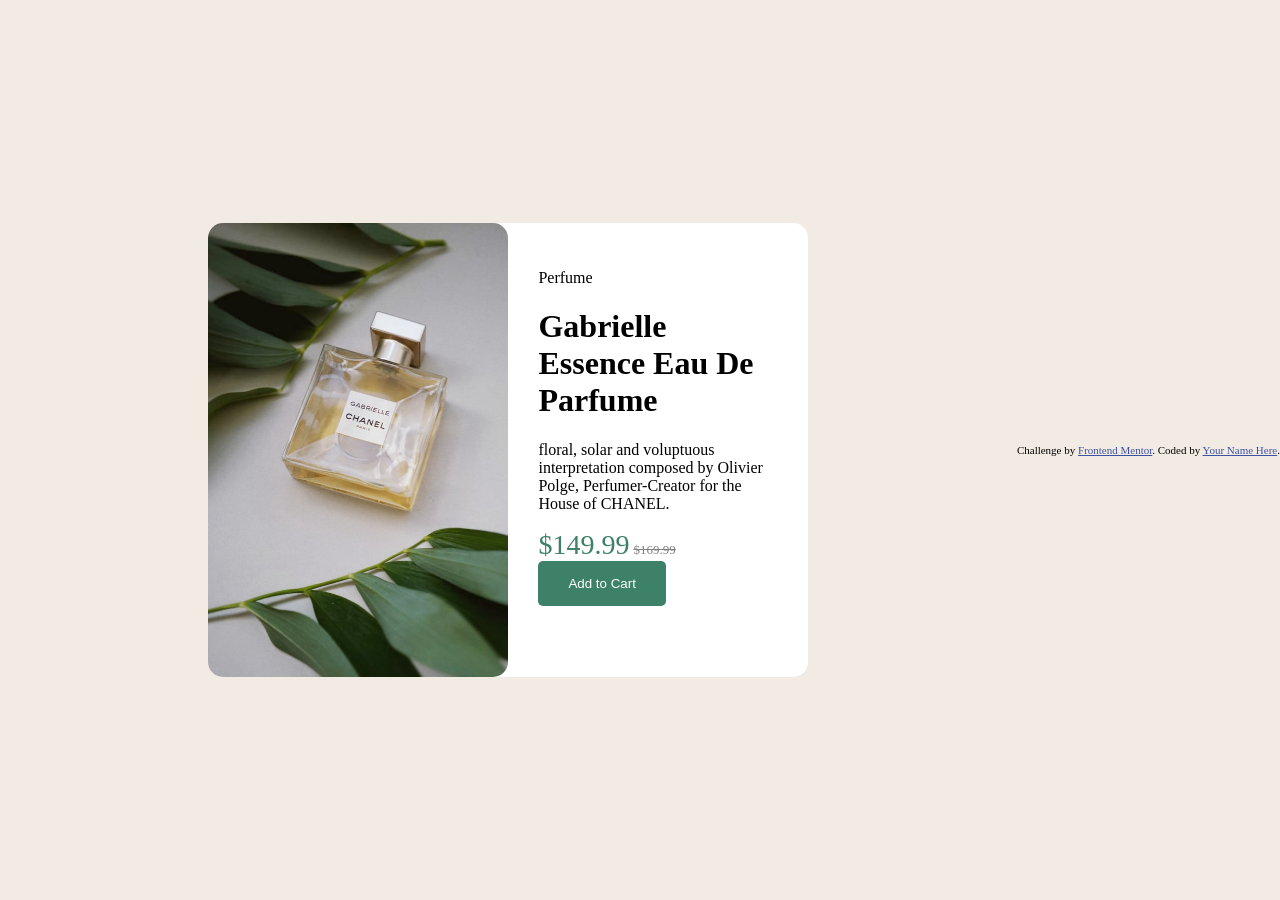
<file: product-preview-card-component-main/index.html>
<!DOCTYPE html>
<html lang="en">
<head>
  <meta charset="UTF-8">
  <meta name="viewport" content="width=device-width, initial-scale=1.0"> <!-- displays site properly based on user's device -->

  <link rel="icon" type="image/png" sizes="32x32" href="./images/favicon-32x32.png">
  <link rel="stylesheet" href="style.css">
  <link href="https://fonts.googleapis.com/css2?family=Fraunces:wght@700&family=Montserrat:wght@400;600&display=swap" rel="stylesheet">
  
  <title>Frontend Mentor | Product preview card component</title>

  <!-- Feel free to remove these styles or customise in your own stylesheet 👍 -->
  <style>
    .attribution { font-size: 0.6875rem; text-align: center; }
    .attribution a { color: hsl(228, 45%, 44%); }
  </style>
</head>
<body>
<div class="card">
  <div class="card-image">
  <img src="images/image-product-desktop.jpg" alt="desktop image">
</div>
 <div class="card-content">
  <p> Perfume</p>

  <h1>Gabrielle Essence Eau De Parfume</h1>
  <p> floral, solar and voluptuous interpretation composed by Olivier Polge, 
  Perfumer-Creator for the House of CHANEL.
</p>
  <div>
    <span class="current-price">$149.99</span>
 <span class="old-price">$169.99</span>

  </div>
  <button>Add to Cart</button>
 </div>
</div>
  
  <footer class="attribution">
    Challenge by <a href="https://www.frontendmentor.io?ref=challenge">Frontend Mentor</a>. 
    Coded by <a href="#">Your Name Here</a>.
  </footer>
</body>
</html>
</file>
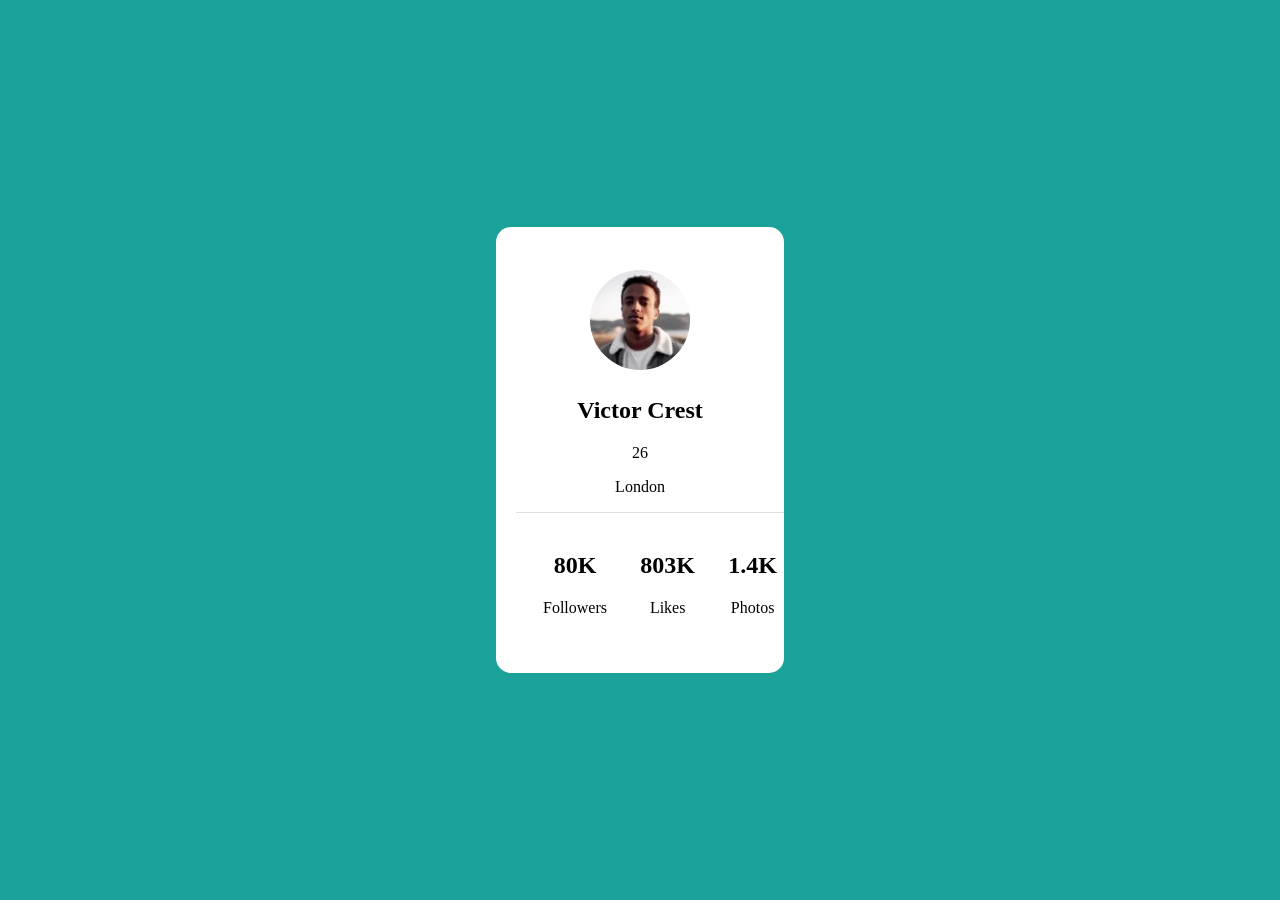
<file: profile-card-component-main/index.html>
<!DOCTYPE html>
<html lang="en">
<head>
  <meta charset="UTF-8">
  <meta name="viewport" content="width=device-width, initial-scale=1.0"> <!-- displays site properly based on user's device -->

  <link rel="icon" type="image/png" sizes="32x32" href="./images/favicon-32x32.png">
  <link rel="stylesheet" href="style.css">
  
  <title>Frontend Mentor | Profile card component</title>

  <!-- Feel free to remove these styles or customise in your own stylesheet 👍 -->
  <style>
    .attribution { font-size: 0.6875rem; text-align: center; }
    .attribution a { color: hsl(228, 45%, 44%); }
  </style>
</head>
<body>
  <div class="card">
    <div class="card-image">
      <img src="images/image-victor.jpg" alt="image">
    </div>
    <div>
    <h2>Victor Crest</h2> <span>26</span>
  <p>London</p>
    <div class="stats">
  <div>
    <h2>80K</h2>
    <p>Followers</p>
  </div>
  <div>
    <h2>803K</h2>
    <p>Likes</p>
  </div>
  <div>
    <h2>1.4K</h2>
    <p>Photos</p>
  </div>
</div>
  </div>
  <footer class="attribution">
  </footer>
</body>
</html>
</file>
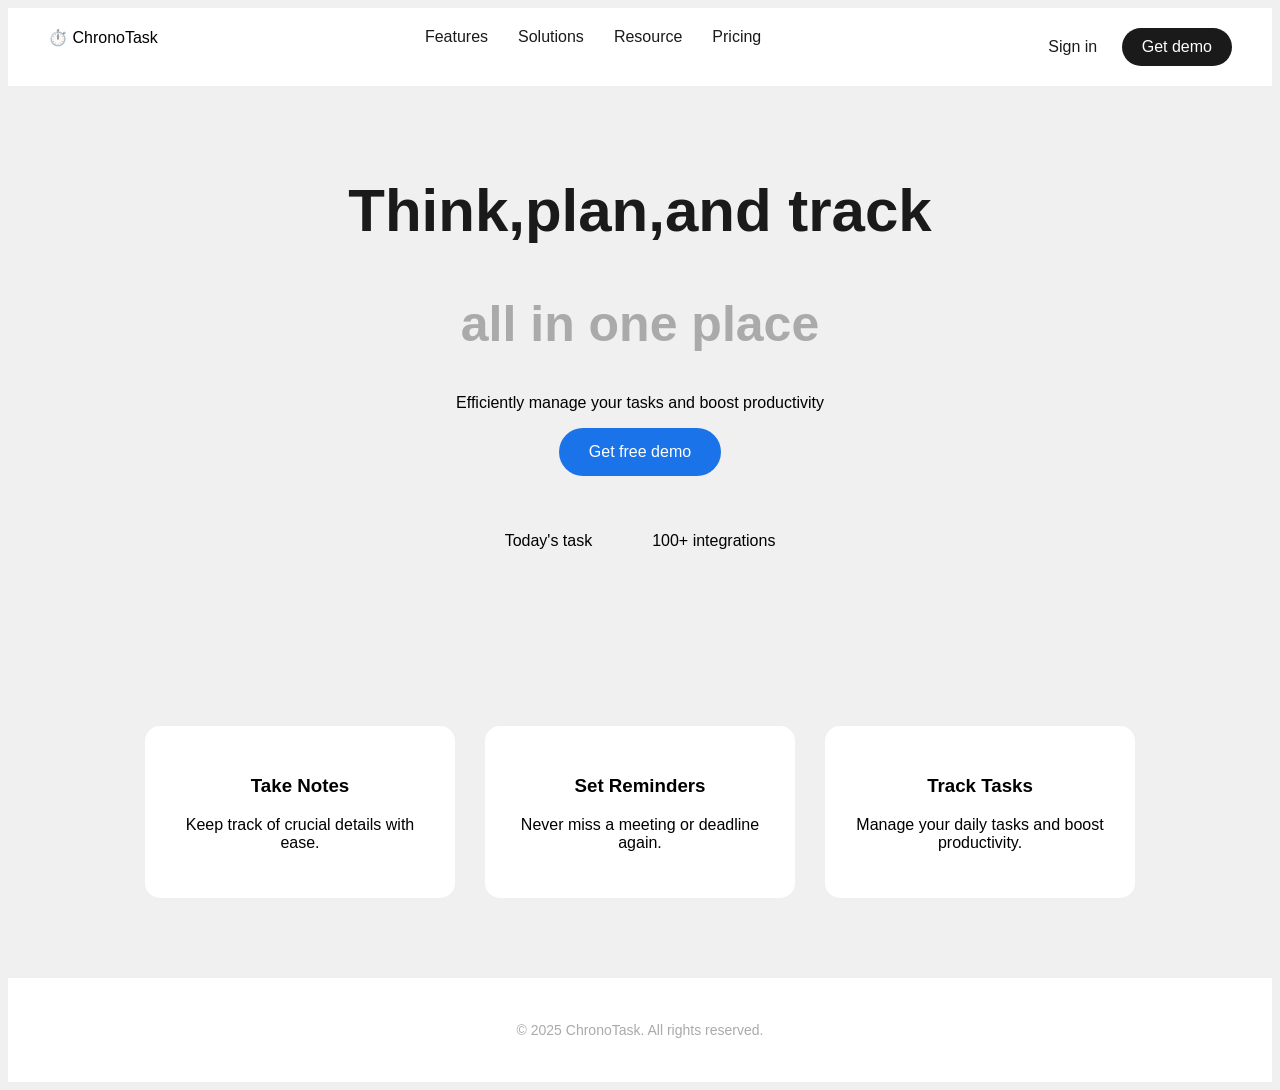
<file: landing pages.html>
<!DOCTYPE html>
<html lang="en">
<head>
    <meta charset="UTF-8">
    <meta name="viewport" content="width=device-width, initial-scale=1.0">
    <link rel="stylesheet" href="https://fonts.google.com/share?selection.family=Inter:ital,opsz,wght@0,14..32,100..900;1,14..32,100..900">
    <link rel="stylesheet" href="style.css">
    <title>Document</title>
</head>
<body>
    <!--navigation bar-->
    <nav>
<div>
    <span>⏱️ ChronoTask</span>
</div>
<ul>
    <li><a href="#">Features</a></li>
    <li><a href="#">Solutions</a></li>
    <li><a href="#">Resource</a></li>
    <li><a href="#">Pricing</a></li>
</ul>

<div>
    <button class="btn-sign">Sign in</button>
    <button class="btn-getdemo">Get demo</button>
</div>
</nav>
<!--HERO SECTION-->
<section>
    <h1>Think,plan,and track</h1>
<h2>all in one place</h2>
<p>Efficiently manage your tasks and boost productivity</p>
<button>Get free demo</button>
<div class="stats">
    <p>Today's task</p>
<p>100+ integrations</p>
</div>
</section>

<!-- FEATURES SECTION-->
<section>
    <div class="cards">
        <div class="card">

      <h3>Take Notes</h3>
      <p>Keep track of crucial details with ease.</p>
        </div>
 <div class="card">
 <h3>Set Reminders</h3>
      <p>Never miss a meeting or deadline again.</p>
 </div>
      <div class="card">

      <h3>Track Tasks</h3>
      <p>Manage your daily tasks and boost productivity.</p>
        </div>
    </div>
</section>

<footer>
  <p>© 2025 ChronoTask. All rights reserved.</p>
</footer>
</body>
</html>
</file>
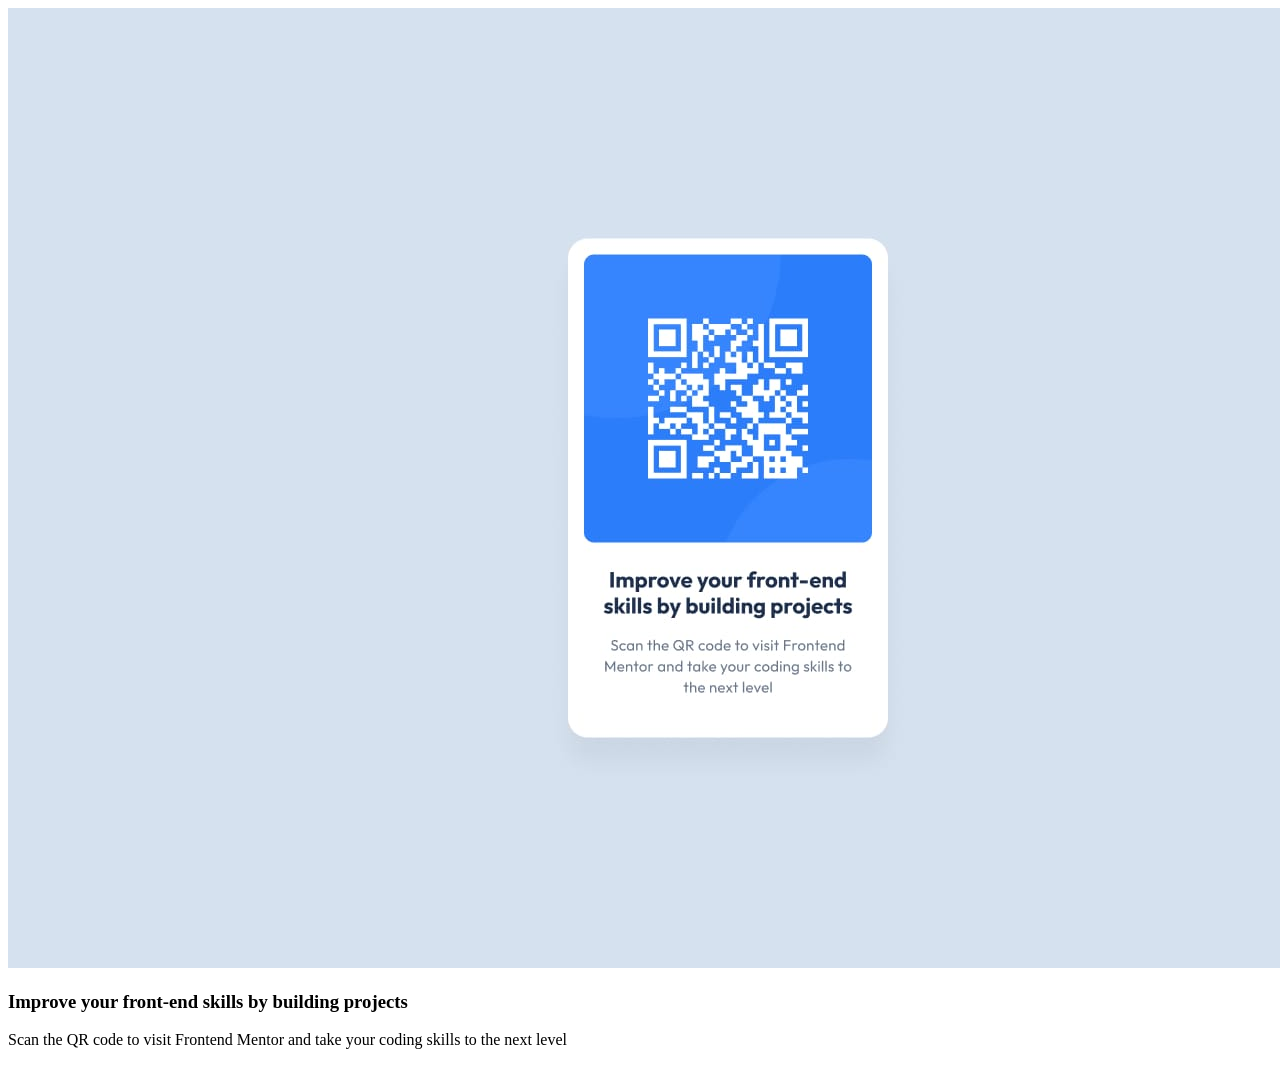
<file: qr-code.html>
<!DOCTYPE html>
<html lang="en">
<head>
    <meta charset="UTF-8">
    <meta name="viewport" content="width=device-width, initial-scale=1.0">
    <title>Document</title>
</head>
<body>
    <div>
        <img src="images/qr code.jpg" alt="qr code image">
        <h3>Improve your front-end skills by building projects</h3>
      <p>Scan the QR code to visit Frontend Mentor and take your coding skills to the next level</p>
    </div>
</body>
</html>
</file>
<file: product-preview-card-component-main/style.css>
body {
  background-color: #f2ebe3;
  display: flex;
  justify-content: center;
  align-items: center;
  min-height: 100vh;
  margin: 0;
}
@media (max-width: 600px) {
  .card {
  flex-direction: column;
}
.card-image img {
    width: 100%;
    height: 250px;
  }
}


.card {
  display: flex;
  background-color: white;
  border-radius: 15px;
  max-width: 600px;
  margin: auto;
}

.card-image img {
  width: 300px;
  height: 100%;
  object-fit: cover;
  border-radius: 15px;
}

.card-content {
  padding: 30px;
}
.current-price{
  font-size: 28px;
  color: #3d8168;
}

.old-price {
  font-size: 13px;
  color: gray;
  text-decoration: line-through;
}

button{
  background-color: #3d8168;
  border-radius: 5px;
  color: white;
  border: 0px;
  padding: 15px 30px;
  cursor: pointer;
}
</file>
<file: profile-card-component-main/style.css>
body{
    background-color: #19a19a;
  display: flex;
  justify-content: center;
  align-items: center;
  min-height: 100vh;
  margin: 0;
}
.card{
   background-color: white;
  border-radius: 15px;
  max-width: 380px;
  margin: auto;
  text-align: center;
  overflow: hidden;
  padding: 20px;
}

.stats{
    display: flex;
  justify-content: space-around;
  gap: 20px;
  padding: 20px;
  border-top: 1px solid #e0e0e0;
  width: 100%;
}

.card-image img {
  width: 100px;
  height: 100px;
  border-radius: 50%;
  border: 3px solid white;
  margin-top: 20px;
}
</file>
<file: style.css>
body{
    background-color: #f0f0f0;
font-family: 'Inter', sans-serif;
}

nav{
    display: flex;
    justify-content: space-between;
    align-content: center;
    padding: 20px 40px;
    background-color: #ffffff;
}

ul{
    display: flex;
    list-style: none;
    margin: 0px;
    padding: 0px;
    gap: 30px;
}

section{
    text-align: center;
    padding: 80px 40px;
}

h1{
    font-size: 60px;
    font-weight: 800px;
    color: #1a1a1a;
}

h2{
    font-size: 50px;
    font-weight: 800px;
    color: #aaaaaa;
}

button{
    background-color: #1a73e8;
    color: white;
    padding: 15px 30px;
    border: none;
    border-radius: 25px;
    font-size: 16px;
    cursor: pointer;
}

.cards {
  display: flex;
  justify-content: center;
  gap: 30px;
  padding: 40px;
}

.card {
  background-color: #ffffff;
  border-radius: 15px;
  padding: 30px;
  width: 250px;
  text-align: center;
}

.stats{
    display: flex;
    justify-content: center;
    gap: 60px;
    margin: 40px;
}

section{
    text-align: center;
    padding: 40px;
}
footer {
  text-align: center;
  padding: 30px;
  background-color: #ffffff;
  color: #aaaaaa;
  font-size: 14px;
}
a {
  text-decoration: none;
  color: #1a1a1a;
}

.btn-sign{
 background: none;
  color: #1a1a1a;
  padding: 10px 20px;
}
.btn-getdemo{
 background-color: #1a1a1a;
  color: white;
  padding: 10px 20px;
  border-radius: 25px;
}
</file>
